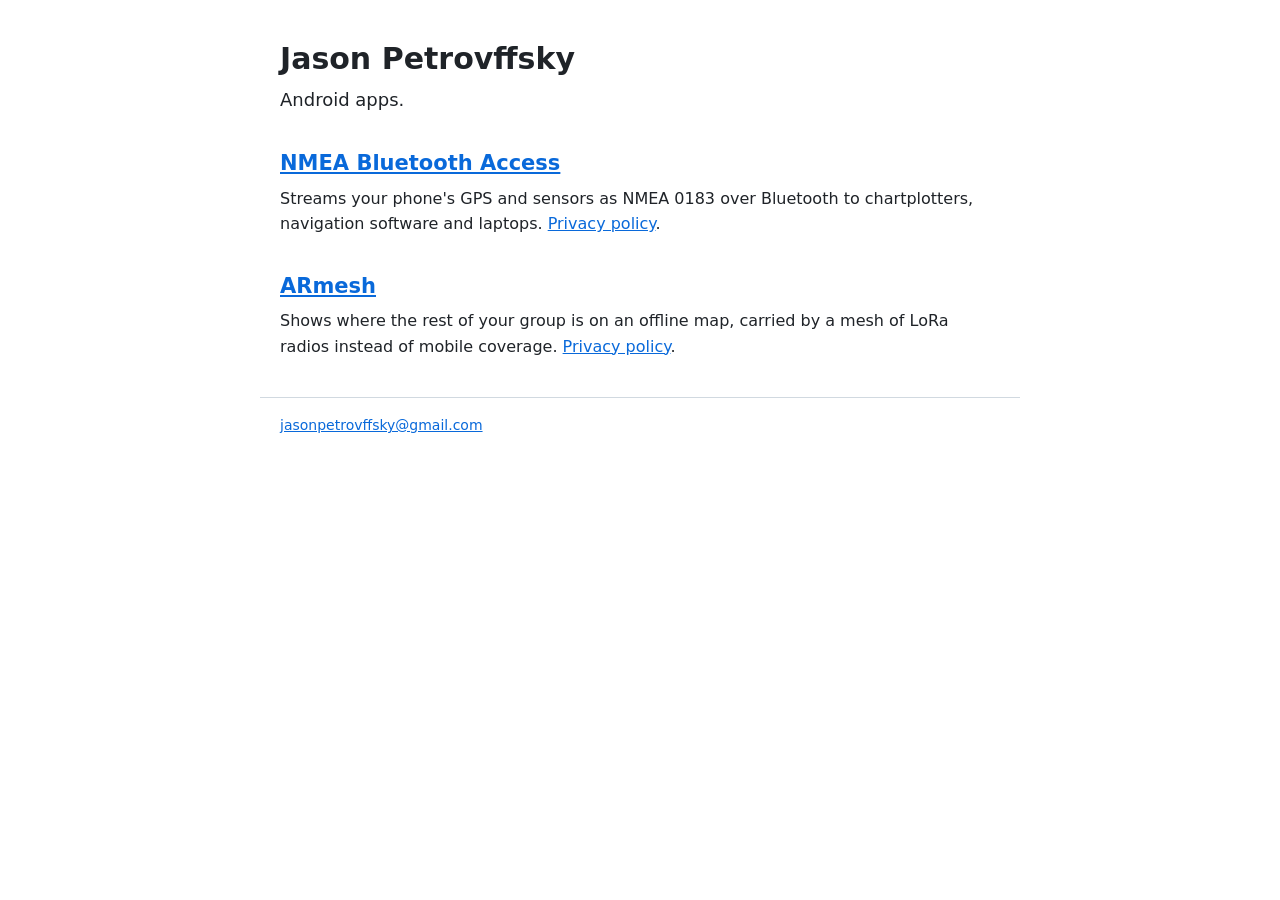
<file: index.html>
<!doctype html>
<html lang="en">
<head>
<meta charset="utf-8">
<meta name="viewport" content="width=device-width, initial-scale=1">
<title>Jason Petrovffsky</title>
<meta name="description" content="Android apps by Jason Petrovffsky.">
<link rel="stylesheet" href="/assets/site.css">
</head>
<body>
<main>
<h1>Jason Petrovffsky</h1>
<p class="lead">Android apps.</p>

<h2><a href="/nmea-bluetooth-access/">NMEA Bluetooth Access</a></h2>
<p>Streams your phone's GPS and sensors as NMEA 0183 over Bluetooth to chartplotters, navigation software and laptops. <a href="/nmea-bluetooth-access/privacy/">Privacy policy</a>.</p>

<h2><a href="/armesh/">ARmesh</a></h2>
<p>Shows where the rest of your group is on an offline map, carried by a mesh of LoRa radios instead of mobile coverage. <a href="/armesh/privacy/">Privacy policy</a>.</p>
</main>
<footer><a href="mailto:jasonpetrovffsky@gmail.com">jasonpetrovffsky@gmail.com</a></footer>
</body>
</html>
</file>
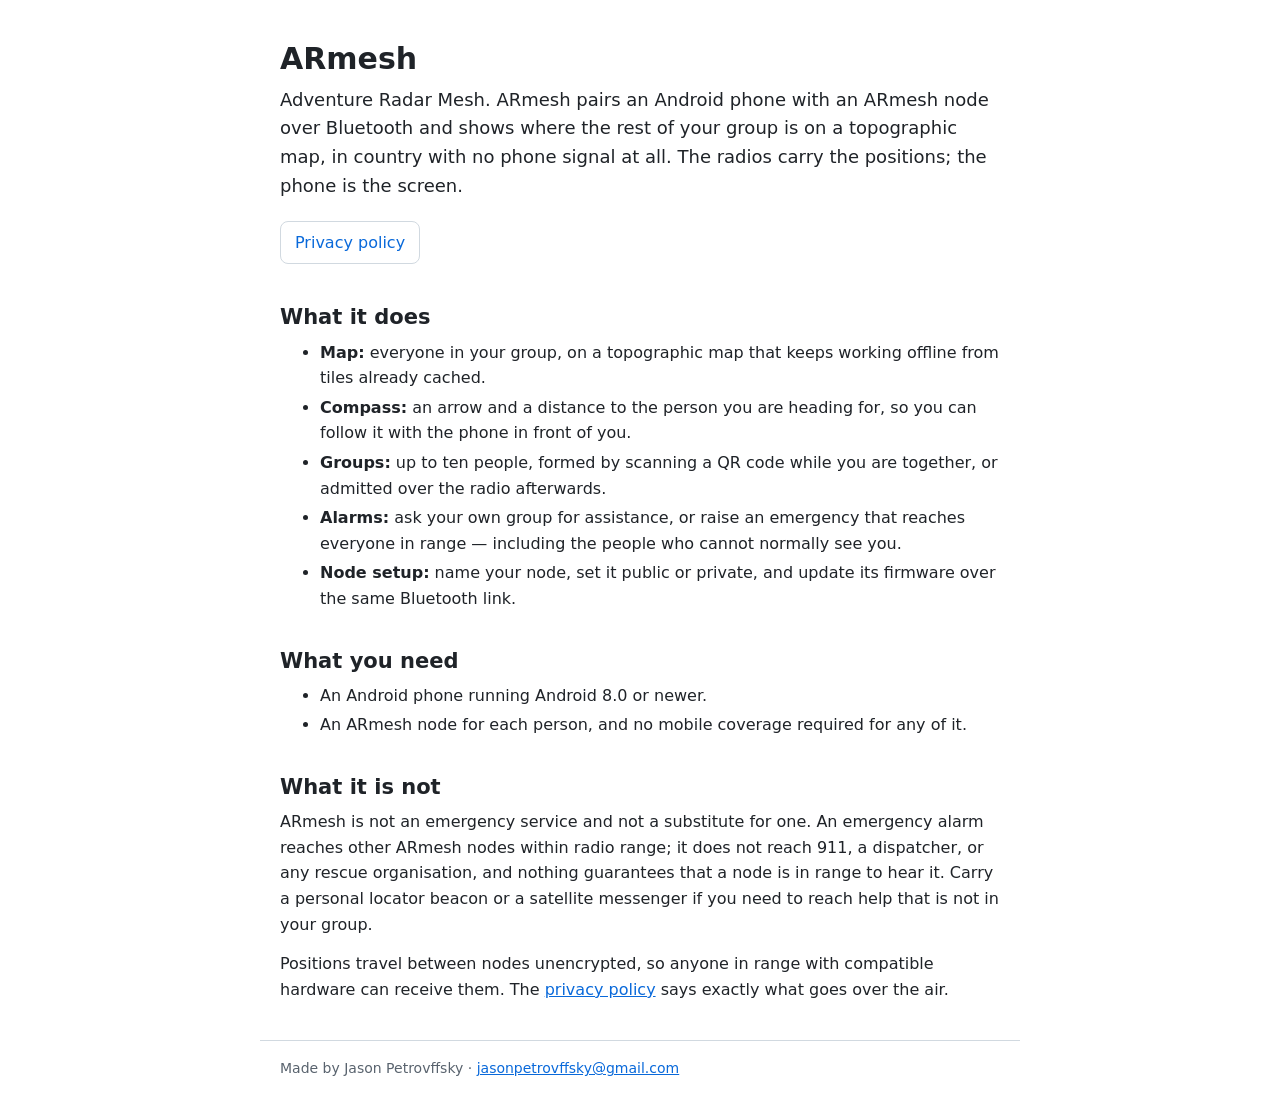
<file: armesh/index.html>
<!doctype html>
<html lang="en">
<head>
<meta charset="utf-8">
<meta name="viewport" content="width=device-width, initial-scale=1">
<title>ARmesh</title>
<meta name="description" content="See where the rest of your group is where there is no phone signal. ARmesh pairs an Android phone with a LoRa mesh node over Bluetooth.">
<link rel="stylesheet" href="/assets/site.css">
</head>
<body>
<main>
<h1>ARmesh</h1>
<p class="lead">Adventure Radar Mesh. ARmesh pairs an Android phone with an ARmesh node over Bluetooth and shows where the rest of your group is on a topographic map, in country with no phone signal at all. The radios carry the positions; the phone is the screen.</p>
<ul class="links">
<li><a href="/armesh/privacy/">Privacy policy</a></li>
</ul>

<h2>What it does</h2>
<ul>
<li><strong>Map:</strong> everyone in your group, on a topographic map that keeps working offline from tiles already cached.</li>
<li><strong>Compass:</strong> an arrow and a distance to the person you are heading for, so you can follow it with the phone in front of you.</li>
<li><strong>Groups:</strong> up to ten people, formed by scanning a QR code while you are together, or admitted over the radio afterwards.</li>
<li><strong>Alarms:</strong> ask your own group for assistance, or raise an emergency that reaches everyone in range &mdash; including the people who cannot normally see you.</li>
<li><strong>Node setup:</strong> name your node, set it public or private, and update its firmware over the same Bluetooth link.</li>
</ul>

<h2>What you need</h2>
<ul>
<li>An Android phone running Android 8.0 or newer.</li>
<li>An ARmesh node for each person, and no mobile coverage required for any of it.</li>
</ul>

<h2>What it is not</h2>
<p>ARmesh is not an emergency service and not a substitute for one. An emergency alarm reaches other ARmesh nodes within radio range; it does not reach 911, a dispatcher, or any rescue organisation, and nothing guarantees that a node is in range to hear it. Carry a personal locator beacon or a satellite messenger if you need to reach help that is not in your group.</p>
<p>Positions travel between nodes unencrypted, so anyone in range with compatible hardware can receive them. The <a href="/armesh/privacy/#air">privacy policy</a> says exactly what goes over the air.</p>
</main>
<footer>Made by Jason Petrovffsky &middot; <a href="mailto:jasonpetrovffsky@gmail.com">jasonpetrovffsky@gmail.com</a></footer>
</body>
</html>
</file>
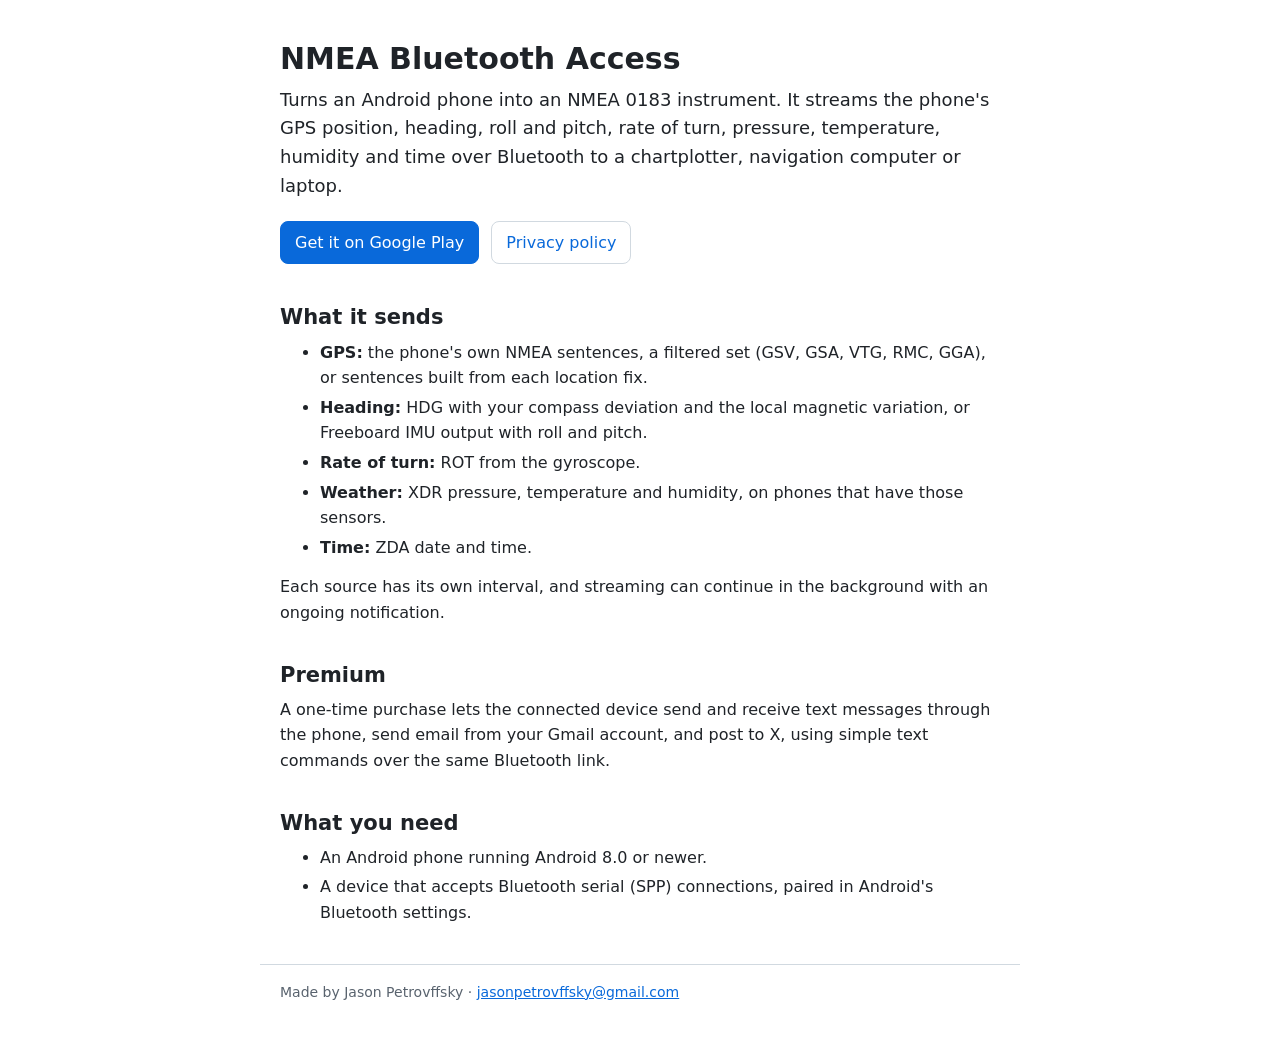
<file: nmea-bluetooth-access/index.html>
<!doctype html>
<html lang="en">
<head>
<meta charset="utf-8">
<meta name="viewport" content="width=device-width, initial-scale=1">
<title>NMEA Bluetooth Access</title>
<meta name="description" content="Stream your Android phone's GPS and sensors as NMEA 0183 over Bluetooth to chartplotters, navigation software and laptops.">
<link rel="stylesheet" href="/assets/site.css">
</head>
<body>
<main>
<h1>NMEA Bluetooth Access</h1>
<p class="lead">Turns an Android phone into an NMEA 0183 instrument. It streams the phone's GPS position, heading, roll and pitch, rate of turn, pressure, temperature, humidity and time over Bluetooth to a chartplotter, navigation computer or laptop.</p>
<ul class="links">
<li><a class="primary" href="https://play.google.com/store/apps/details?id=com.donerightdeveloper.jasonpetrovffsky.nmeabluetoothaccess">Get it on Google Play</a></li>
<li><a href="/nmea-bluetooth-access/privacy/">Privacy policy</a></li>
</ul>

<h2>What it sends</h2>
<ul>
<li><strong>GPS:</strong> the phone's own NMEA sentences, a filtered set (GSV, GSA, VTG, RMC, GGA), or sentences built from each location fix.</li>
<li><strong>Heading:</strong> HDG with your compass deviation and the local magnetic variation, or Freeboard IMU output with roll and pitch.</li>
<li><strong>Rate of turn:</strong> ROT from the gyroscope.</li>
<li><strong>Weather:</strong> XDR pressure, temperature and humidity, on phones that have those sensors.</li>
<li><strong>Time:</strong> ZDA date and time.</li>
</ul>
<p>Each source has its own interval, and streaming can continue in the background with an ongoing notification.</p>

<h2>Premium</h2>
<p>A one-time purchase lets the connected device send and receive text messages through the phone, send email from your Gmail account, and post to X, using simple text commands over the same Bluetooth link.</p>

<h2>What you need</h2>
<ul>
<li>An Android phone running Android 8.0 or newer.</li>
<li>A device that accepts Bluetooth serial (SPP) connections, paired in Android's Bluetooth settings.</li>
</ul>
</main>
<footer>Made by Jason Petrovffsky &middot; <a href="mailto:jasonpetrovffsky@gmail.com">jasonpetrovffsky@gmail.com</a></footer>
</body>
</html>
</file>
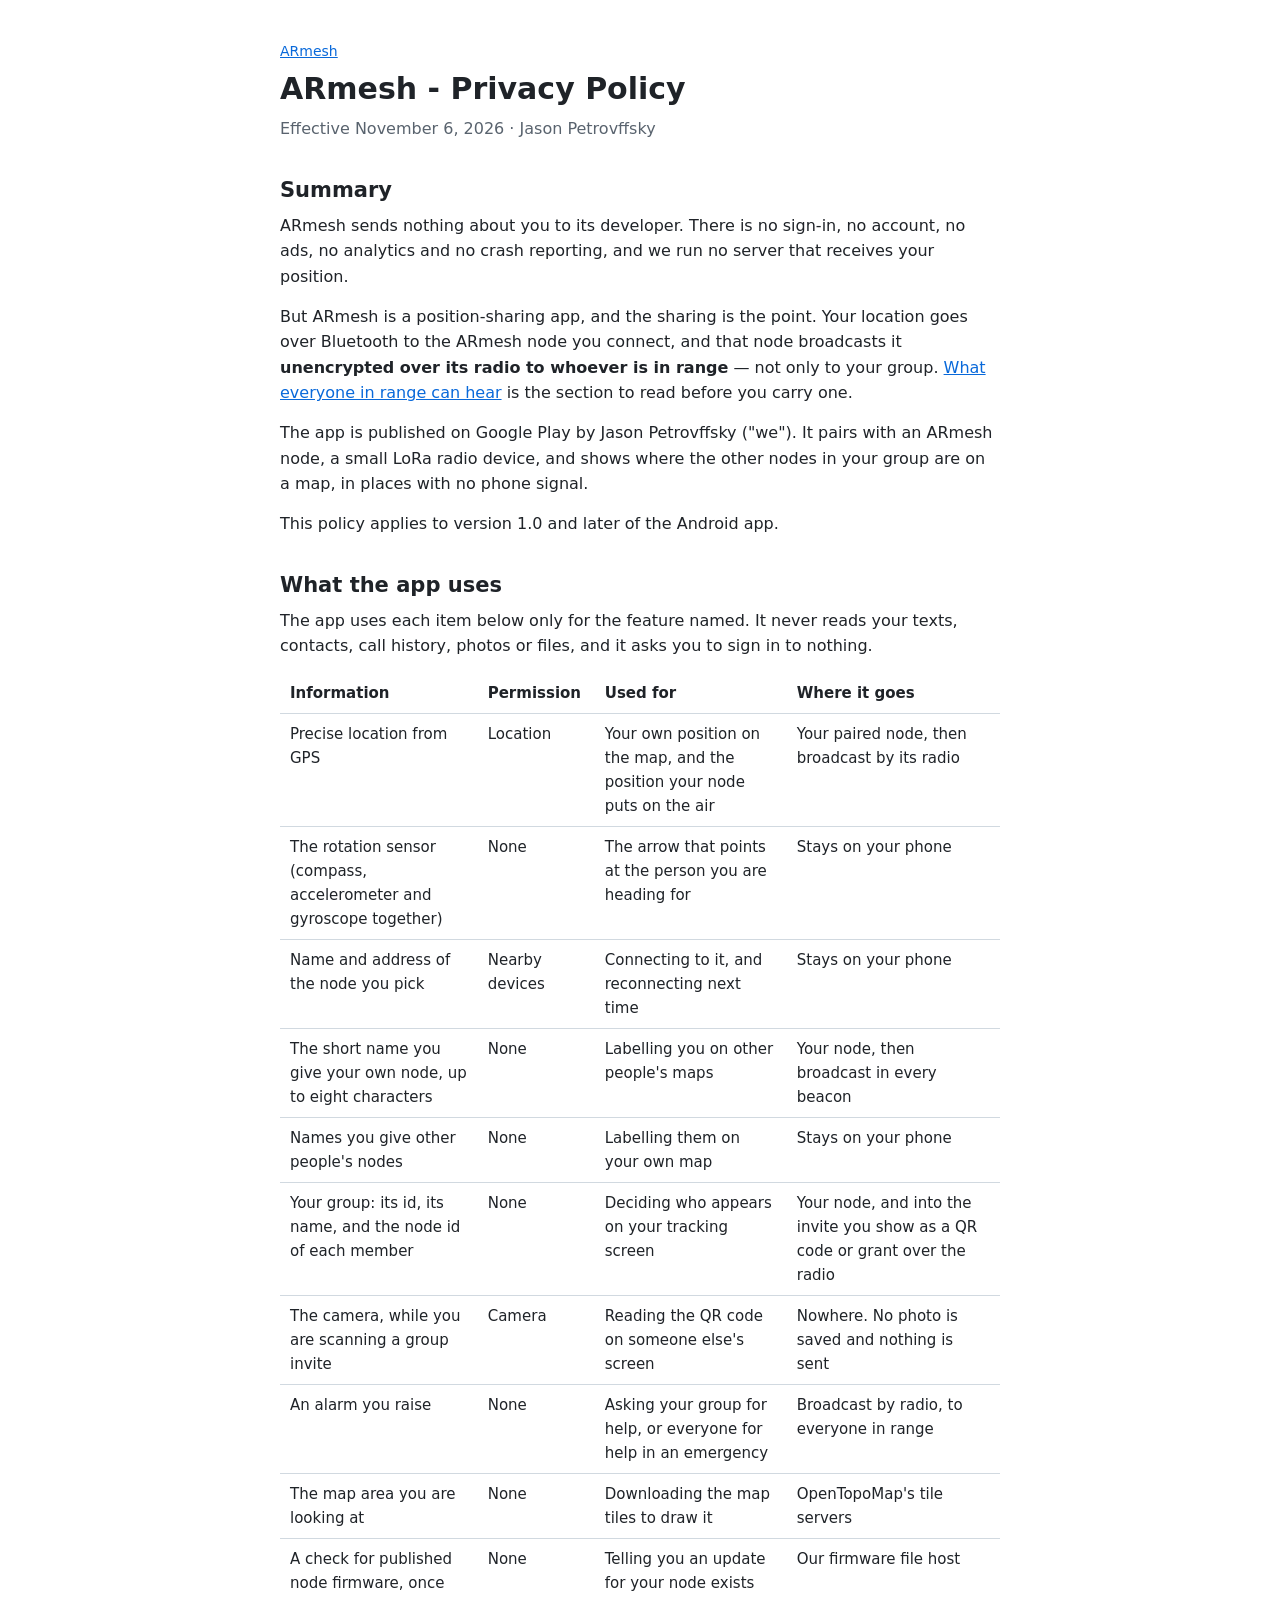
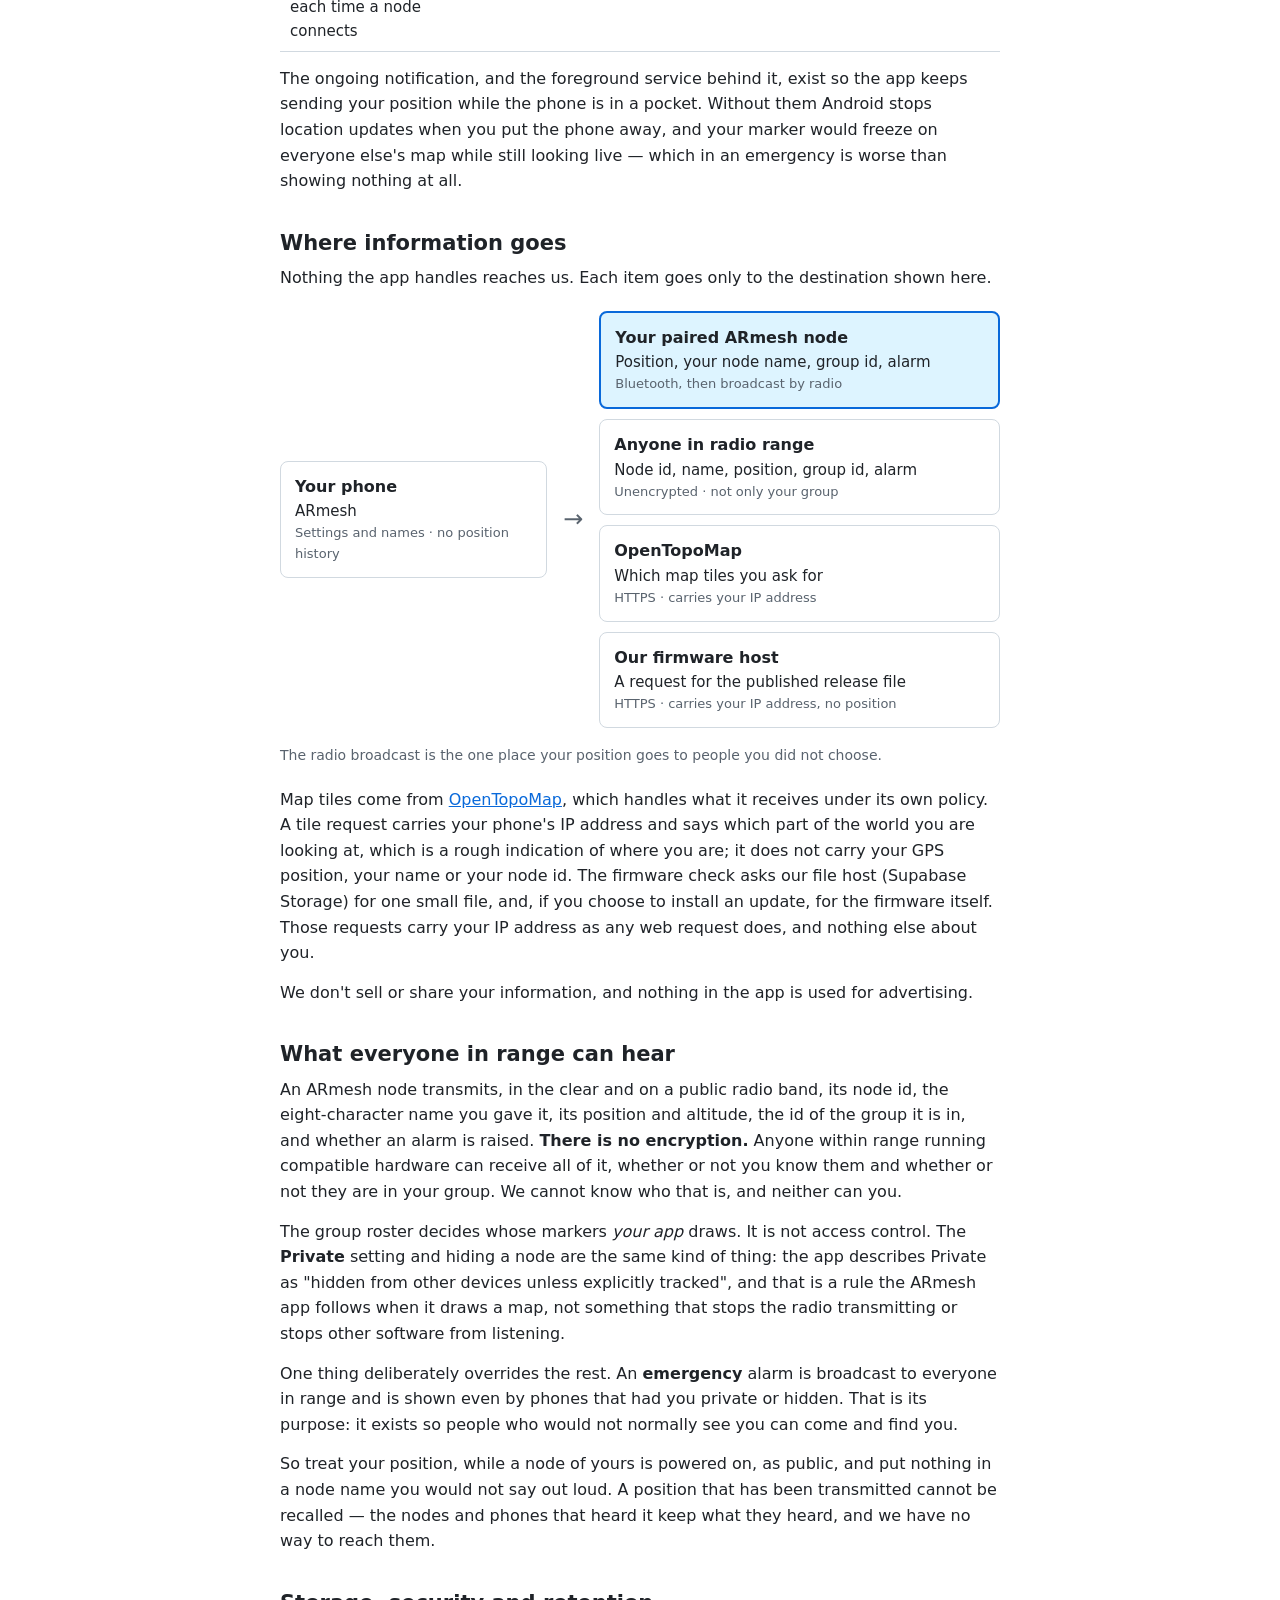
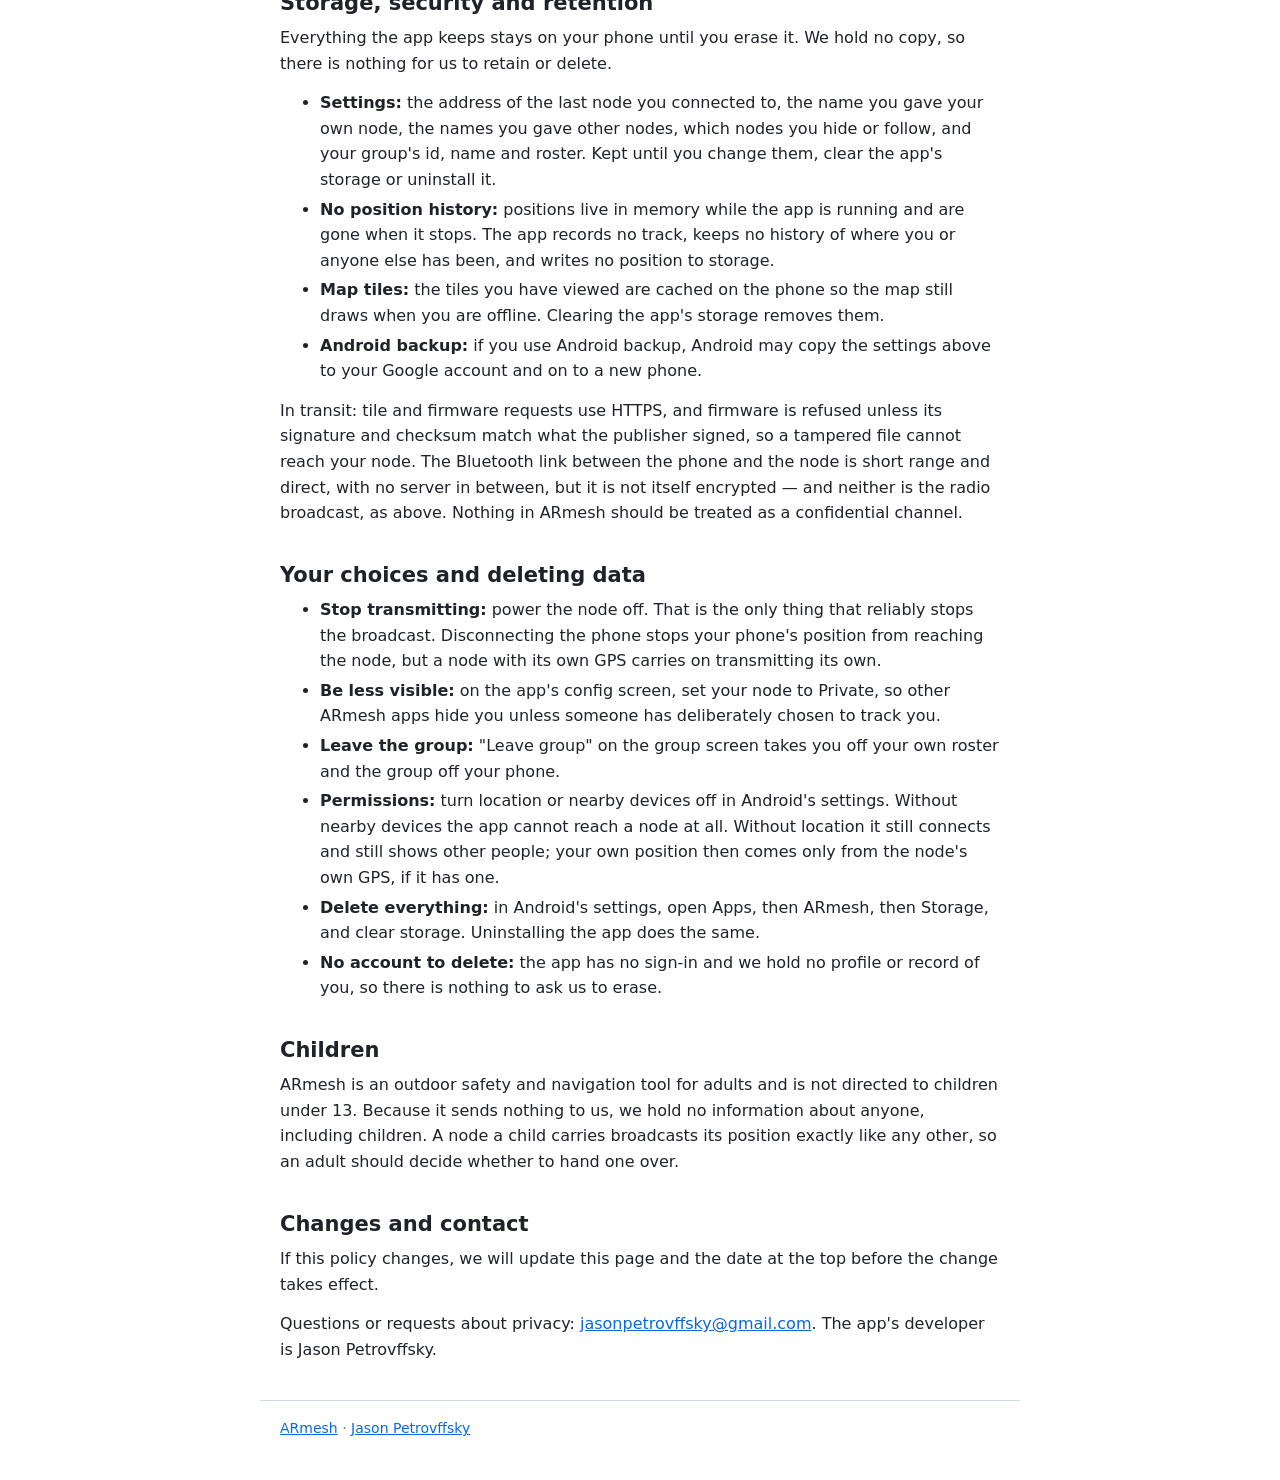
<file: armesh/privacy/index.html>
<!doctype html>
<html lang="en">
<head>
<meta charset="utf-8">
<meta name="viewport" content="width=device-width, initial-scale=1">
<title>Privacy Policy - ARmesh</title>
<meta name="description" content="How ARmesh handles your location, what it keeps on your phone, and what an ARmesh node broadcasts over the air.">
<link rel="stylesheet" href="/assets/site.css">
</head>
<body>
<main>
<p class="crumbs"><a href="/armesh/">ARmesh</a></p>
<h1>ARmesh - Privacy Policy</h1>
<p class="meta">Effective November 6, 2026 &middot; Jason Petrovffsky</p>

<h2>Summary</h2>
<p>ARmesh sends nothing about you to its developer. There is no sign-in, no account, no ads, no analytics and no crash reporting, and we run no server that receives your position.</p>
<p>But ARmesh is a position-sharing app, and the sharing is the point. Your location goes over Bluetooth to the ARmesh node you connect, and that node broadcasts it <strong>unencrypted over its radio to whoever is in range</strong> &mdash; not only to your group. <a href="#air">What everyone in range can hear</a> is the section to read before you carry one.</p>
<p>The app is published on Google Play by Jason Petrovffsky ("we"). It pairs with an ARmesh node, a small LoRa radio device, and shows where the other nodes in your group are on a map, in places with no phone signal.</p>
<p>This policy applies to version 1.0 and later of the Android app.</p>

<h2>What the app uses</h2>
<p>The app uses each item below only for the feature named. It never reads your texts, contacts, call history, photos or files, and it asks you to sign in to nothing.</p>
<div class="table-wrap">
<table>
<thead>
<tr><th>Information</th><th>Permission</th><th>Used for</th><th>Where it goes</th></tr>
</thead>
<tbody>
<tr><td>Precise location from GPS</td><td>Location</td><td>Your own position on the map, and the position your node puts on the air</td><td>Your paired node, then broadcast by its radio</td></tr>
<tr><td>The rotation sensor (compass, accelerometer and gyroscope together)</td><td>None</td><td>The arrow that points at the person you are heading for</td><td>Stays on your phone</td></tr>
<tr><td>Name and address of the node you pick</td><td>Nearby devices</td><td>Connecting to it, and reconnecting next time</td><td>Stays on your phone</td></tr>
<tr><td>The short name you give your own node, up to eight characters</td><td>None</td><td>Labelling you on other people's maps</td><td>Your node, then broadcast in every beacon</td></tr>
<tr><td>Names you give other people's nodes</td><td>None</td><td>Labelling them on your own map</td><td>Stays on your phone</td></tr>
<tr><td>Your group: its id, its name, and the node id of each member</td><td>None</td><td>Deciding who appears on your tracking screen</td><td>Your node, and into the invite you show as a QR code or grant over the radio</td></tr>
<tr><td>The camera, while you are scanning a group invite</td><td>Camera</td><td>Reading the QR code on someone else's screen</td><td>Nowhere. No photo is saved and nothing is sent</td></tr>
<tr><td>An alarm you raise</td><td>None</td><td>Asking your group for help, or everyone for help in an emergency</td><td>Broadcast by radio, to everyone in range</td></tr>
<tr><td>The map area you are looking at</td><td>None</td><td>Downloading the map tiles to draw it</td><td>OpenTopoMap's tile servers</td></tr>
<tr><td>A check for published node firmware, once each time a node connects</td><td>None</td><td>Telling you an update for your node exists</td><td>Our firmware file host</td></tr>
</tbody>
</table>
</div>
<p>The ongoing notification, and the foreground service behind it, exist so the app keeps sending your position while the phone is in a pocket. Without them Android stops location updates when you put the phone away, and your marker would freeze on everyone else's map while still looking live &mdash; which in an emergency is worse than showing nothing at all.</p>

<h2>Where information goes</h2>
<p>Nothing the app handles reaches us. Each item goes only to the destination shown here.</p>
<figure class="flow">
  <div class="node"><strong>Your phone</strong><span>ARmesh</span><small>Settings and names &middot; no position history</small></div>
  <div class="arrow" aria-hidden="true">&rarr;</div>
  <ul>
    <li class="node main"><strong>Your paired ARmesh node</strong><span>Position, your node name, group id, alarm</span><small>Bluetooth, then broadcast by radio</small></li>
    <li class="node"><strong>Anyone in radio range</strong><span>Node id, name, position, group id, alarm</span><small>Unencrypted &middot; not only your group</small></li>
    <li class="node"><strong>OpenTopoMap</strong><span>Which map tiles you ask for</span><small>HTTPS &middot; carries your IP address</small></li>
    <li class="node"><strong>Our firmware host</strong><span>A request for the published release file</span><small>HTTPS &middot; carries your IP address, no position</small></li>
  </ul>
  <figcaption>The radio broadcast is the one place your position goes to people you did not choose.</figcaption>
</figure>
<p>Map tiles come from <a href="https://opentopomap.org/about">OpenTopoMap</a>, which handles what it receives under its own policy. A tile request carries your phone's IP address and says which part of the world you are looking at, which is a rough indication of where you are; it does not carry your GPS position, your name or your node id. The firmware check asks our file host (Supabase Storage) for one small file, and, if you choose to install an update, for the firmware itself. Those requests carry your IP address as any web request does, and nothing else about you.</p>
<p>We don't sell or share your information, and nothing in the app is used for advertising.</p>

<h2 id="air">What everyone in range can hear</h2>
<p>An ARmesh node transmits, in the clear and on a public radio band, its node id, the eight-character name you gave it, its position and altitude, the id of the group it is in, and whether an alarm is raised. <strong>There is no encryption.</strong> Anyone within range running compatible hardware can receive all of it, whether or not you know them and whether or not they are in your group. We cannot know who that is, and neither can you.</p>
<p>The group roster decides whose markers <em>your app</em> draws. It is not access control. The <strong>Private</strong> setting and hiding a node are the same kind of thing: the app describes Private as "hidden from other devices unless explicitly tracked", and that is a rule the ARmesh app follows when it draws a map, not something that stops the radio transmitting or stops other software from listening.</p>
<p>One thing deliberately overrides the rest. An <strong>emergency</strong> alarm is broadcast to everyone in range and is shown even by phones that had you private or hidden. That is its purpose: it exists so people who would not normally see you can come and find you.</p>
<p>So treat your position, while a node of yours is powered on, as public, and put nothing in a node name you would not say out loud. A position that has been transmitted cannot be recalled &mdash; the nodes and phones that heard it keep what they heard, and we have no way to reach them.</p>

<h2>Storage, security and retention</h2>
<p>Everything the app keeps stays on your phone until you erase it. We hold no copy, so there is nothing for us to retain or delete.</p>
<ul>
<li><strong>Settings:</strong> the address of the last node you connected to, the name you gave your own node, the names you gave other nodes, which nodes you hide or follow, and your group's id, name and roster. Kept until you change them, clear the app's storage or uninstall it.</li>
<li><strong>No position history:</strong> positions live in memory while the app is running and are gone when it stops. The app records no track, keeps no history of where you or anyone else has been, and writes no position to storage.</li>
<li><strong>Map tiles:</strong> the tiles you have viewed are cached on the phone so the map still draws when you are offline. Clearing the app's storage removes them.</li>
<li><strong>Android backup:</strong> if you use Android backup, Android may copy the settings above to your Google account and on to a new phone.</li>
</ul>
<p>In transit: tile and firmware requests use HTTPS, and firmware is refused unless its signature and checksum match what the publisher signed, so a tampered file cannot reach your node. The Bluetooth link between the phone and the node is short range and direct, with no server in between, but it is not itself encrypted &mdash; and neither is the radio broadcast, as above. Nothing in ARmesh should be treated as a confidential channel.</p>

<h2>Your choices and deleting data</h2>
<ul>
<li><strong>Stop transmitting:</strong> power the node off. That is the only thing that reliably stops the broadcast. Disconnecting the phone stops your phone's position from reaching the node, but a node with its own GPS carries on transmitting its own.</li>
<li><strong>Be less visible:</strong> on the app's config screen, set your node to Private, so other ARmesh apps hide you unless someone has deliberately chosen to track you.</li>
<li><strong>Leave the group:</strong> "Leave group" on the group screen takes you off your own roster and the group off your phone.</li>
<li><strong>Permissions:</strong> turn location or nearby devices off in Android's settings. Without nearby devices the app cannot reach a node at all. Without location it still connects and still shows other people; your own position then comes only from the node's own GPS, if it has one.</li>
<li><strong>Delete everything:</strong> in Android's settings, open Apps, then ARmesh, then Storage, and clear storage. Uninstalling the app does the same.</li>
<li><strong>No account to delete:</strong> the app has no sign-in and we hold no profile or record of you, so there is nothing to ask us to erase.</li>
</ul>

<h2>Children</h2>
<p>ARmesh is an outdoor safety and navigation tool for adults and is not directed to children under 13. Because it sends nothing to us, we hold no information about anyone, including children. A node a child carries broadcasts its position exactly like any other, so an adult should decide whether to hand one over.</p>

<h2>Changes and contact</h2>
<p>If this policy changes, we will update this page and the date at the top before the change takes effect.</p>
<p>Questions or requests about privacy: <a href="mailto:jasonpetrovffsky@gmail.com">jasonpetrovffsky@gmail.com</a>. The app's developer is Jason Petrovffsky.</p>
</main>
<footer><a href="/armesh/">ARmesh</a> &middot; <a href="/">Jason Petrovffsky</a></footer>
</body>
</html>
</file>
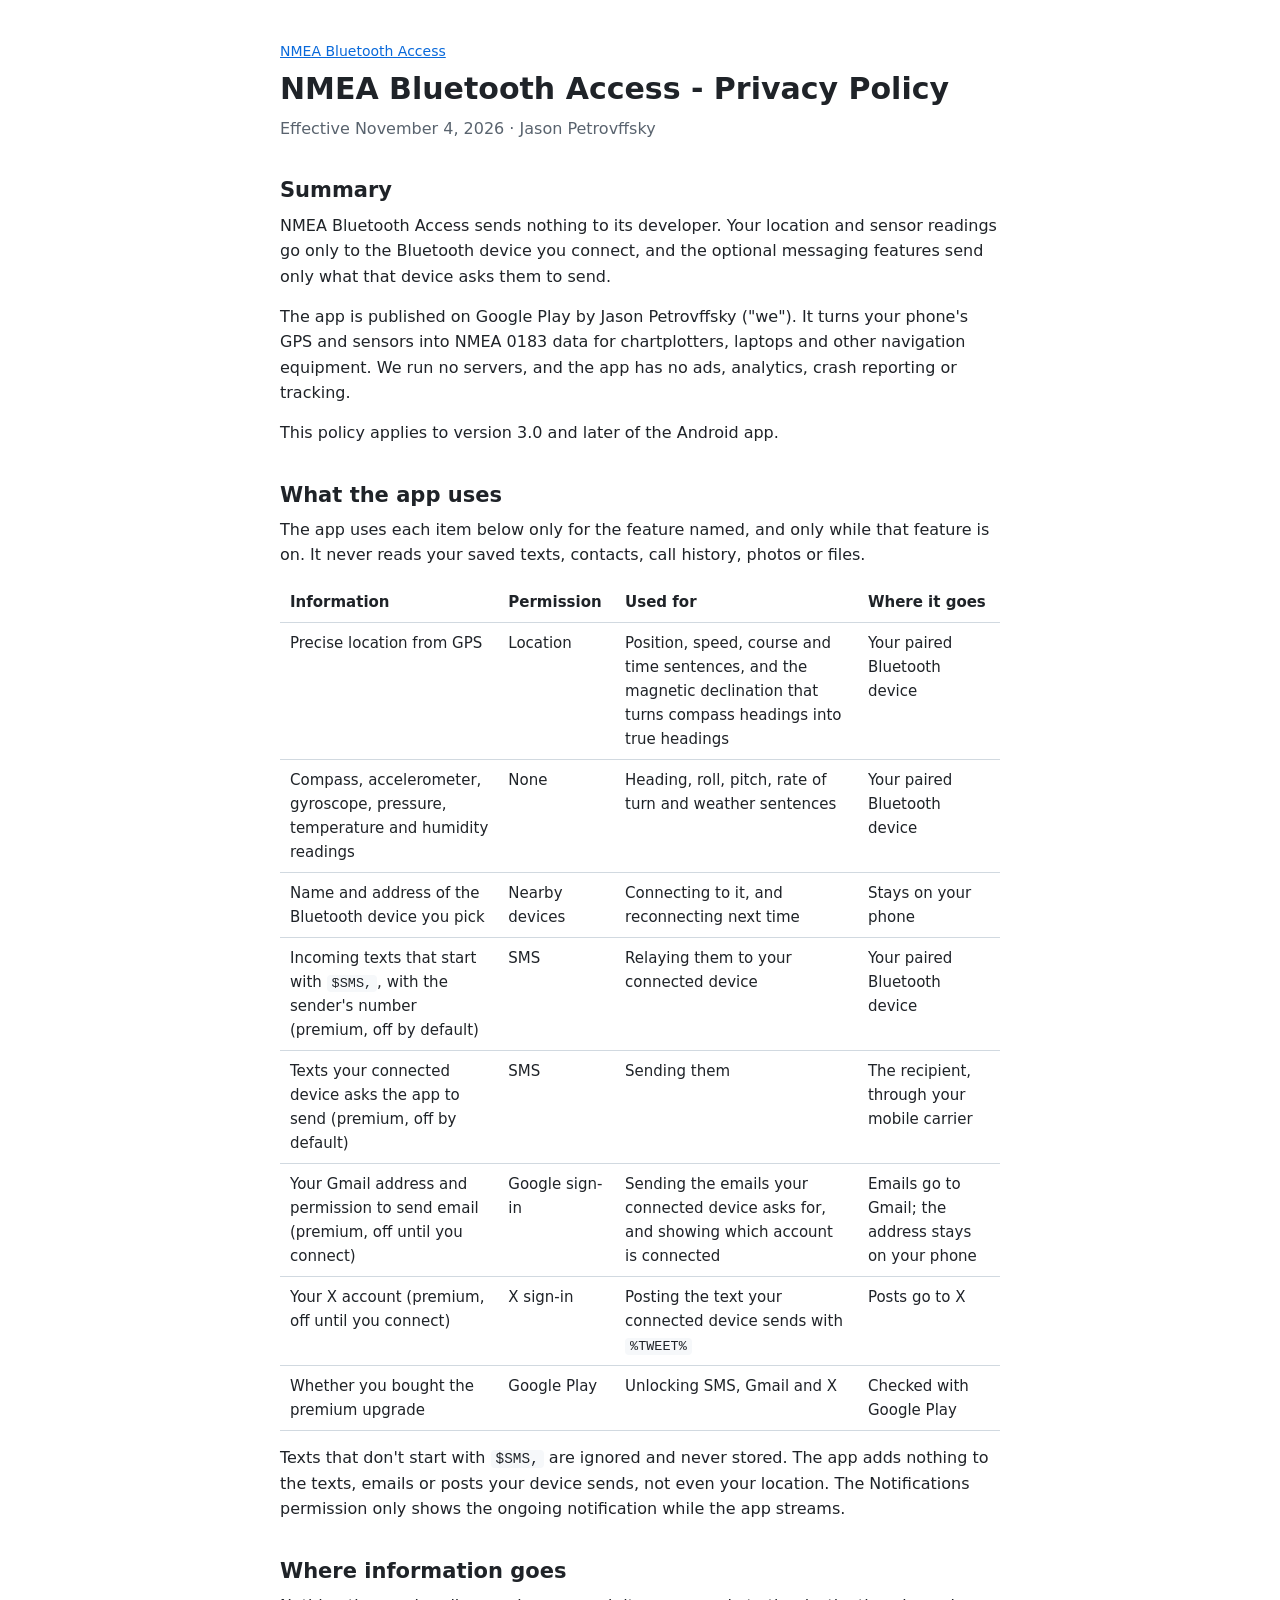
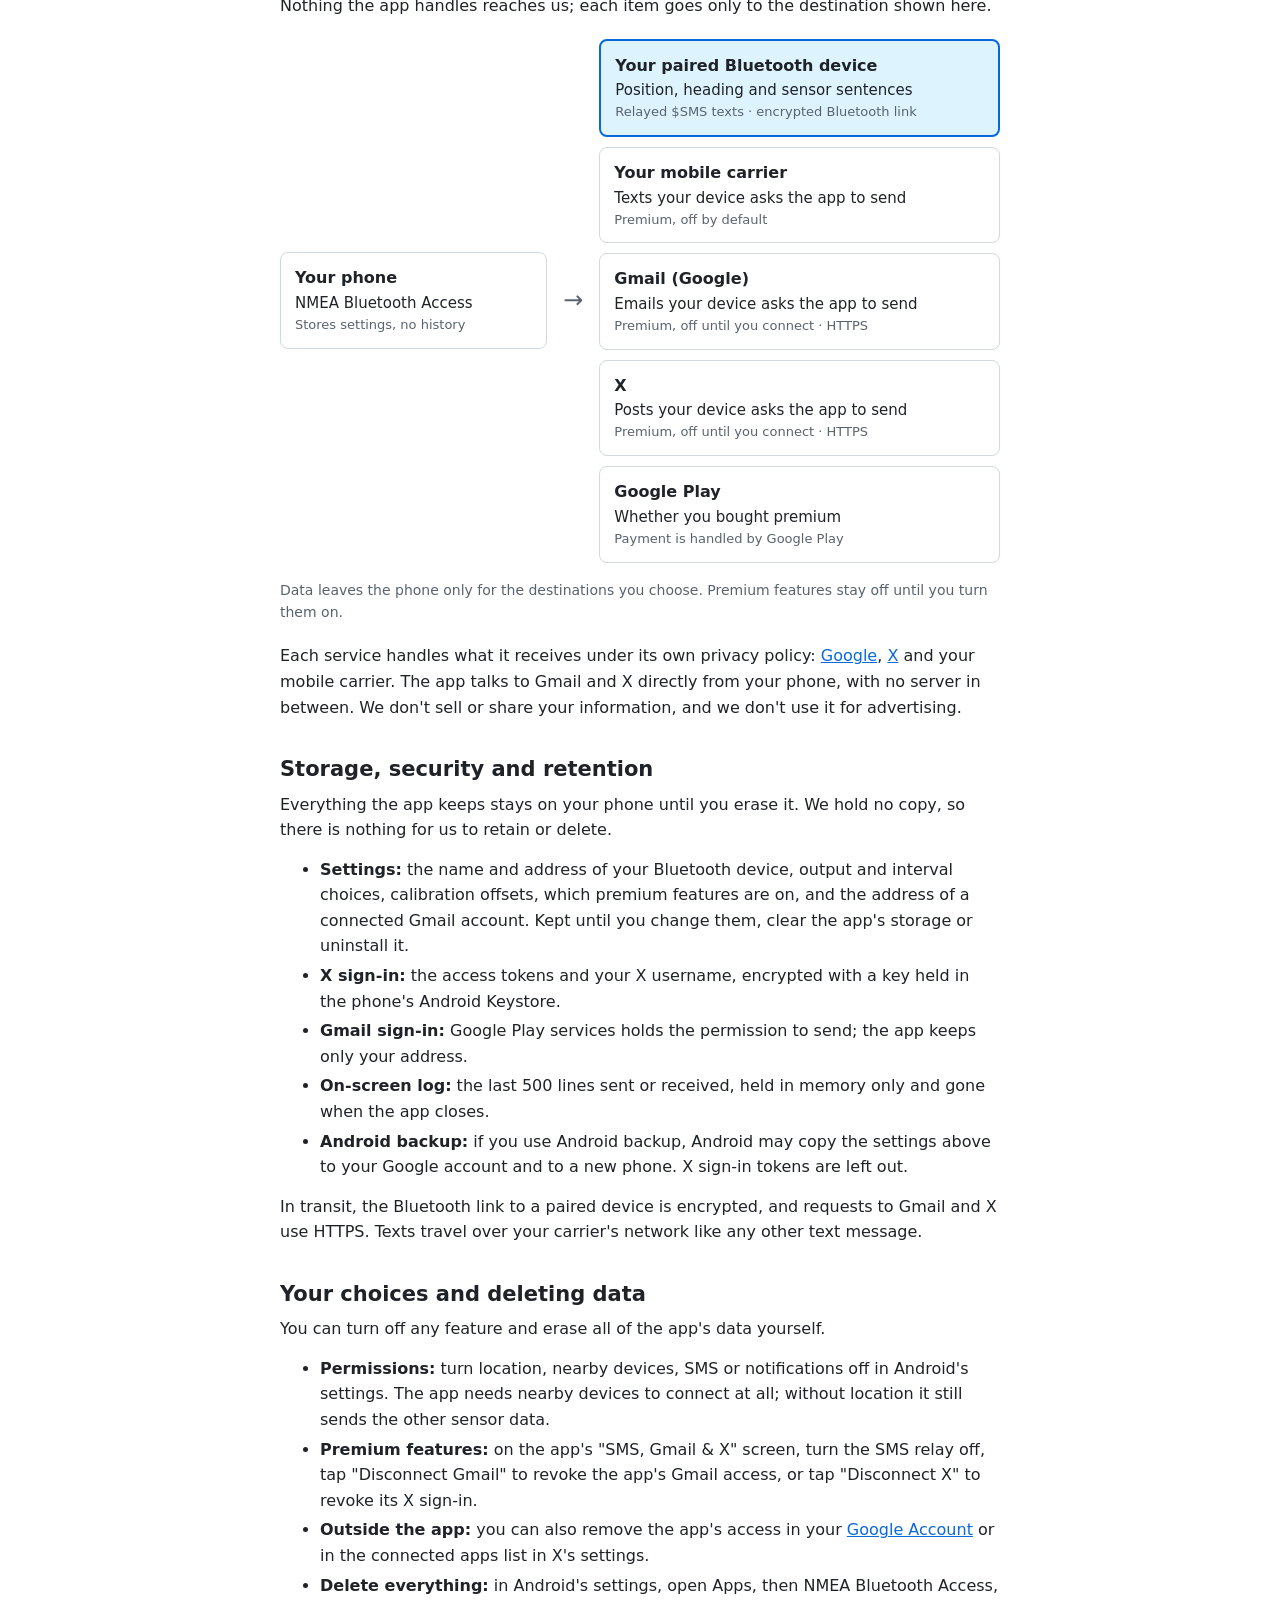
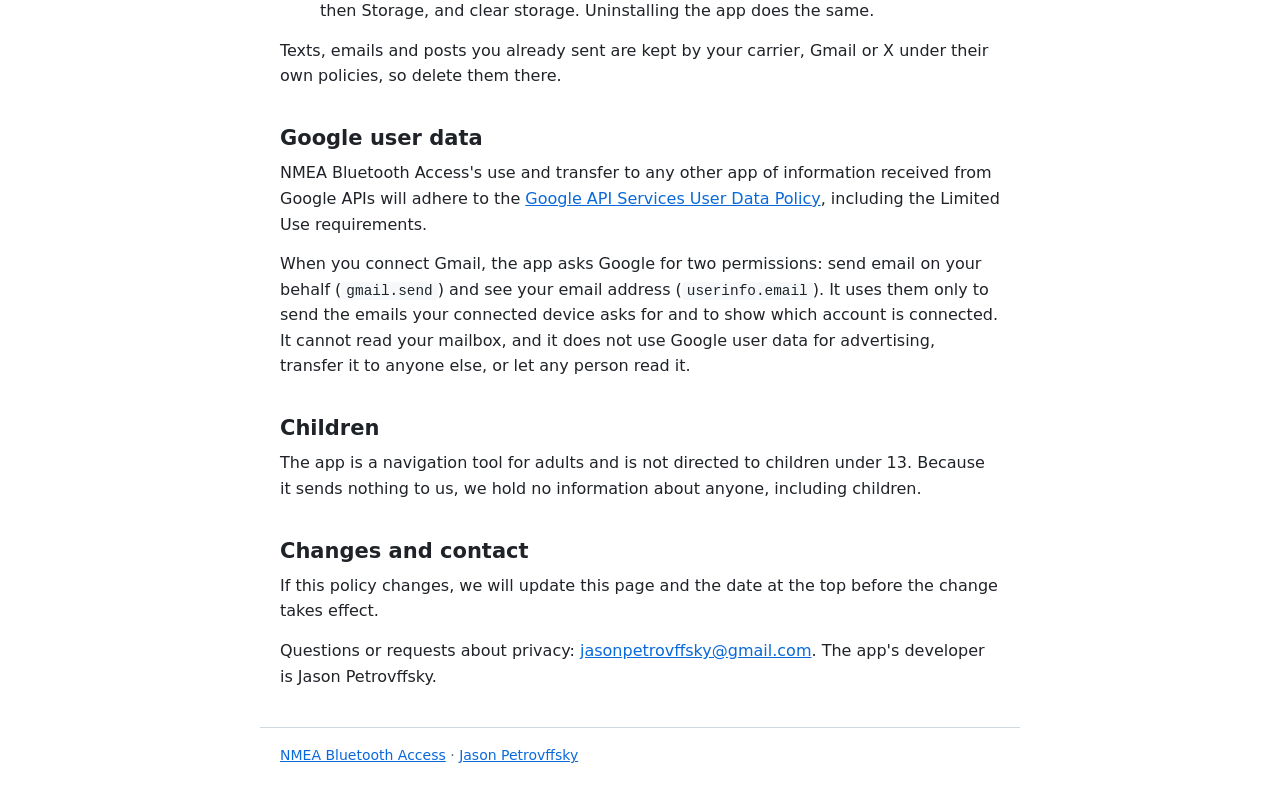
<file: nmea-bluetooth-access/privacy/index.html>
<!doctype html>
<html lang="en">
<head>
<meta charset="utf-8">
<meta name="viewport" content="width=device-width, initial-scale=1">
<title>Privacy Policy - NMEA Bluetooth Access</title>
<meta name="description" content="How NMEA Bluetooth Access handles location, sensor, SMS, Gmail and X data.">
<link rel="stylesheet" href="/assets/site.css">
</head>
<body>
<main>
<p class="crumbs"><a href="/nmea-bluetooth-access/">NMEA Bluetooth Access</a></p>
<h1>NMEA Bluetooth Access - Privacy Policy</h1>
<p class="meta">Effective November 4, 2026 &middot; Jason Petrovffsky</p>

<h2>Summary</h2>
<p>NMEA Bluetooth Access sends nothing to its developer. Your location and sensor readings go only to the Bluetooth device you connect, and the optional messaging features send only what that device asks them to send.</p>
<p>The app is published on Google Play by Jason Petrovffsky ("we"). It turns your phone's GPS and sensors into NMEA 0183 data for chartplotters, laptops and other navigation equipment. We run no servers, and the app has no ads, analytics, crash reporting or tracking.</p>
<p>This policy applies to version 3.0 and later of the Android app.</p>

<h2>What the app uses</h2>
<p>The app uses each item below only for the feature named, and only while that feature is on. It never reads your saved texts, contacts, call history, photos or files.</p>
<div class="table-wrap">
<table>
<thead>
<tr><th>Information</th><th>Permission</th><th>Used for</th><th>Where it goes</th></tr>
</thead>
<tbody>
<tr><td>Precise location from GPS</td><td>Location</td><td>Position, speed, course and time sentences, and the magnetic declination that turns compass headings into true headings</td><td>Your paired Bluetooth device</td></tr>
<tr><td>Compass, accelerometer, gyroscope, pressure, temperature and humidity readings</td><td>None</td><td>Heading, roll, pitch, rate of turn and weather sentences</td><td>Your paired Bluetooth device</td></tr>
<tr><td>Name and address of the Bluetooth device you pick</td><td>Nearby devices</td><td>Connecting to it, and reconnecting next time</td><td>Stays on your phone</td></tr>
<tr><td>Incoming texts that start with <code>$SMS,</code>, with the sender's number (premium, off by default)</td><td>SMS</td><td>Relaying them to your connected device</td><td>Your paired Bluetooth device</td></tr>
<tr><td>Texts your connected device asks the app to send (premium, off by default)</td><td>SMS</td><td>Sending them</td><td>The recipient, through your mobile carrier</td></tr>
<tr><td>Your Gmail address and permission to send email (premium, off until you connect)</td><td>Google sign-in</td><td>Sending the emails your connected device asks for, and showing which account is connected</td><td>Emails go to Gmail; the address stays on your phone</td></tr>
<tr><td>Your X account (premium, off until you connect)</td><td>X sign-in</td><td>Posting the text your connected device sends with <code>%TWEET%</code></td><td>Posts go to X</td></tr>
<tr><td>Whether you bought the premium upgrade</td><td>Google Play</td><td>Unlocking SMS, Gmail and X</td><td>Checked with Google Play</td></tr>
</tbody>
</table>
</div>
<p>Texts that don't start with <code>$SMS,</code> are ignored and never stored. The app adds nothing to the texts, emails or posts your device sends, not even your location. The Notifications permission only shows the ongoing notification while the app streams.</p>

<h2>Where information goes</h2>
<p>Nothing the app handles reaches us; each item goes only to the destination shown here.</p>
<figure class="flow">
  <div class="node"><strong>Your phone</strong><span>NMEA Bluetooth Access</span><small>Stores settings, no history</small></div>
  <div class="arrow" aria-hidden="true">&rarr;</div>
  <ul>
    <li class="node main"><strong>Your paired Bluetooth device</strong><span>Position, heading and sensor sentences</span><small>Relayed $SMS texts &middot; encrypted Bluetooth link</small></li>
    <li class="node"><strong>Your mobile carrier</strong><span>Texts your device asks the app to send</span><small>Premium, off by default</small></li>
    <li class="node"><strong>Gmail (Google)</strong><span>Emails your device asks the app to send</span><small>Premium, off until you connect &middot; HTTPS</small></li>
    <li class="node"><strong>X</strong><span>Posts your device asks the app to send</span><small>Premium, off until you connect &middot; HTTPS</small></li>
    <li class="node"><strong>Google Play</strong><span>Whether you bought premium</span><small>Payment is handled by Google Play</small></li>
  </ul>
  <figcaption>Data leaves the phone only for the destinations you choose. Premium features stay off until you turn them on.</figcaption>
</figure>
<p>Each service handles what it receives under its own privacy policy: <a href="https://policies.google.com/privacy">Google</a>, <a href="https://x.com/en/privacy">X</a> and your mobile carrier. The app talks to Gmail and X directly from your phone, with no server in between. We don't sell or share your information, and we don't use it for advertising.</p>

<h2>Storage, security and retention</h2>
<p>Everything the app keeps stays on your phone until you erase it. We hold no copy, so there is nothing for us to retain or delete.</p>
<ul>
<li><strong>Settings:</strong> the name and address of your Bluetooth device, output and interval choices, calibration offsets, which premium features are on, and the address of a connected Gmail account. Kept until you change them, clear the app's storage or uninstall it.</li>
<li><strong>X sign-in:</strong> the access tokens and your X username, encrypted with a key held in the phone's Android Keystore.</li>
<li><strong>Gmail sign-in:</strong> Google Play services holds the permission to send; the app keeps only your address.</li>
<li><strong>On-screen log:</strong> the last 500 lines sent or received, held in memory only and gone when the app closes.</li>
<li><strong>Android backup:</strong> if you use Android backup, Android may copy the settings above to your Google account and to a new phone. X sign-in tokens are left out.</li>
</ul>
<p>In transit, the Bluetooth link to a paired device is encrypted, and requests to Gmail and X use HTTPS. Texts travel over your carrier's network like any other text message.</p>

<h2>Your choices and deleting data</h2>
<p>You can turn off any feature and erase all of the app's data yourself.</p>
<ul>
<li><strong>Permissions:</strong> turn location, nearby devices, SMS or notifications off in Android's settings. The app needs nearby devices to connect at all; without location it still sends the other sensor data.</li>
<li><strong>Premium features:</strong> on the app's "SMS, Gmail &amp; X" screen, turn the SMS relay off, tap "Disconnect Gmail" to revoke the app's Gmail access, or tap "Disconnect X" to revoke its X sign-in.</li>
<li><strong>Outside the app:</strong> you can also remove the app's access in your <a href="https://myaccount.google.com/connections">Google Account</a> or in the connected apps list in X's settings.</li>
<li><strong>Delete everything:</strong> in Android's settings, open Apps, then NMEA Bluetooth Access, then Storage, and clear storage. Uninstalling the app does the same.</li>
</ul>
<p>Texts, emails and posts you already sent are kept by your carrier, Gmail or X under their own policies, so delete them there.</p>

<h2>Google user data</h2>
<p>NMEA Bluetooth Access's use and transfer to any other app of information received from Google APIs will adhere to the <a href="https://developers.google.com/terms/api-services-user-data-policy">Google API Services User Data Policy</a>, including the Limited Use requirements.</p>
<p>When you connect Gmail, the app asks Google for two permissions: send email on your behalf (<code>gmail.send</code>) and see your email address (<code>userinfo.email</code>). It uses them only to send the emails your connected device asks for and to show which account is connected. It cannot read your mailbox, and it does not use Google user data for advertising, transfer it to anyone else, or let any person read it.</p>

<h2>Children</h2>
<p>The app is a navigation tool for adults and is not directed to children under 13. Because it sends nothing to us, we hold no information about anyone, including children.</p>

<h2>Changes and contact</h2>
<p>If this policy changes, we will update this page and the date at the top before the change takes effect.</p>
<p>Questions or requests about privacy: <a href="mailto:jasonpetrovffsky@gmail.com">jasonpetrovffsky@gmail.com</a>. The app's developer is Jason Petrovffsky.</p>
</main>
<footer><a href="/nmea-bluetooth-access/">NMEA Bluetooth Access</a> &middot; <a href="/">Jason Petrovffsky</a></footer>
</body>
</html>
</file>
<file: assets/site.css>
:root {
  --bg: #ffffff;
  --text: #1f2328;
  --muted: #59636e;
  --line: #d1d9e0;
  --accent: #0969da;
  --accent-tint: #ddf4ff;
  --code-bg: #f6f8fa;
  color-scheme: light dark;
}

@media (prefers-color-scheme: dark) {
  :root {
    --bg: #0d1117;
    --text: #e6edf3;
    --muted: #9198a1;
    --line: #3d444d;
    --accent: #4493f8;
    --accent-tint: #0f2a4a;
    --code-bg: #151b23;
  }
}

* { box-sizing: border-box; }
html { -webkit-text-size-adjust: 100%; }

body {
  margin: 0;
  background: var(--bg);
  color: var(--text);
  font: 16px/1.6 system-ui, -apple-system, "Segoe UI", Roboto, Helvetica, Arial, sans-serif;
}

main, footer { max-width: 760px; margin: 0 auto; padding-left: 20px; padding-right: 20px; }
main { padding-top: 40px; padding-bottom: 24px; }
footer { padding-top: 16px; padding-bottom: 40px; border-top: 1px solid var(--line); color: var(--muted); font-size: 14px; }

h1 { font-size: 30px; line-height: 1.25; margin: 0 0 8px; }
h2 { font-size: 21px; line-height: 1.3; margin: 36px 0 8px; }
p, ul { margin: 0 0 14px; }
li { margin-bottom: 4px; }
a { color: var(--accent); }

.crumbs { font-size: 14px; margin-bottom: 8px; }
.meta { color: var(--muted); margin-bottom: 28px; }
.lead { font-size: 18px; }

code {
  font: 0.9em ui-monospace, SFMono-Regular, Consolas, "Liberation Mono", monospace;
  background: var(--code-bg);
  padding: 1px 5px;
  border-radius: 4px;
}

.table-wrap { overflow-x: auto; margin: 0 0 14px; }
table { border-collapse: collapse; width: 100%; font-size: 15px; }
th, td { text-align: left; vertical-align: top; padding: 8px 10px; border-bottom: 1px solid var(--line); }
th { font-weight: 600; }

.links { list-style: none; padding: 0; display: flex; flex-wrap: wrap; gap: 12px; margin: 20px 0; }
.links a { display: inline-block; padding: 8px 14px; border: 1px solid var(--line); border-radius: 8px; text-decoration: none; }
.links a.primary { background: var(--accent); border-color: var(--accent); color: #ffffff; }

/* Where-data-goes figure: the phone on the left, its destinations on the right. */
.flow { display: grid; grid-template-columns: 1fr auto 1.5fr; gap: 16px; align-items: center; margin: 20px 0; }
.flow ul { list-style: none; padding: 0; margin: 0; display: grid; gap: 10px; }
.flow li { margin: 0; }
.flow .node { border: 1px solid var(--line); border-radius: 8px; padding: 12px 14px; }
.flow .node strong { display: block; }
.flow .node span { display: block; font-size: 15px; }
.flow .node small { display: block; color: var(--muted); font-size: 13px; }
.flow .main { border: 2px solid var(--accent); background: var(--accent-tint); }
.flow .arrow { color: var(--muted); font-size: 24px; }
.flow figcaption { grid-column: 1 / -1; color: var(--muted); font-size: 14px; }

@media (max-width: 600px) {
  .flow { grid-template-columns: 1fr; }
  .flow .arrow { justify-self: center; transform: rotate(90deg); }
}
</file>
